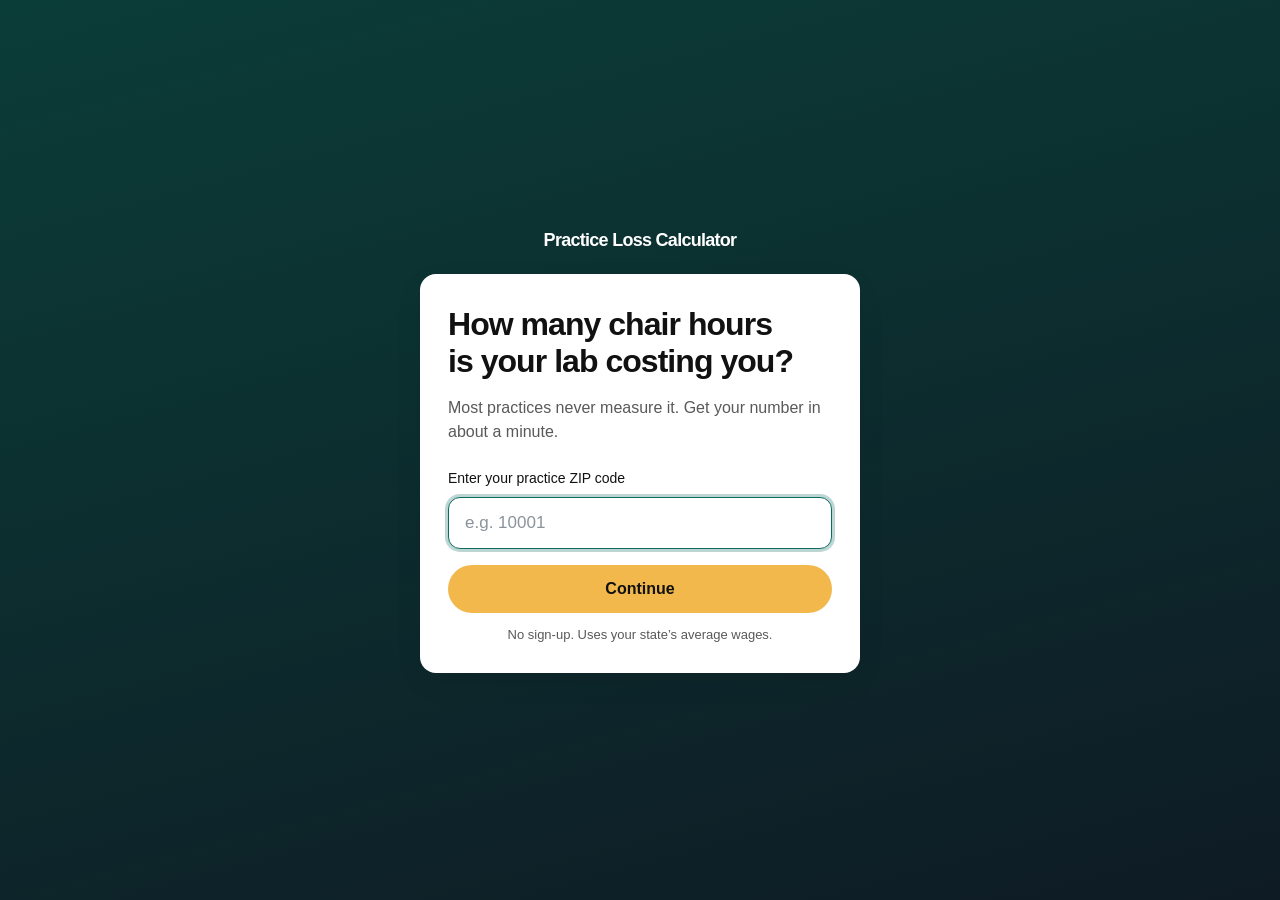
<file: index.html>
<!DOCTYPE html>
<html lang="en">
<head>
<meta charset="UTF-8">
<meta name="viewport" content="width=device-width, initial-scale=1.0">
<title>Dental Practice Production/Revenue Loss Calculator</title>
<meta name="description" content="See in a minute what lab delays, adjustments, and remakes cost your practice in dollars.">
<meta property="og:title" content="What is lab time costing your practice?">
<meta property="og:description" content="See in a minute what lab delays, adjustments, and remakes cost your practice in dollars.">
<meta property="og:type" content="website">
<meta property="og:url" content="https://kristidillon.github.io/practice-loss-calculator/">
<meta property="og:image" content="https://kristidillon.github.io/practice-loss-calculator/og.png">
<meta property="og:image:width" content="1200">
<meta property="og:image:height" content="630">
<meta name="twitter:card" content="summary_large_image">
<meta name="twitter:title" content="What is lab time costing your practice?">
<meta name="twitter:description" content="See in a minute what lab delays, adjustments, and remakes cost your practice in dollars.">
<meta name="twitter:image" content="https://kristidillon.github.io/practice-loss-calculator/og.png">
<meta name="theme-color" content="#0b3d38">
<link rel="icon" href="favicon.svg" type="image/svg+xml">
<link rel="stylesheet" href="css/styles.css">
</head>
<body>
<main class="gate">
  <a class="wordmark" href="index.html">Practice Loss Calculator</a>
  <div class="gate-card">
    <h1>How many chair hours is your lab costing you?</h1>
    <p class="lead">Most practices never measure it. Get your number in about a minute.</p>
    <form id="zipForm" action="calculator.html" method="get">
      <label for="zip">Enter your practice ZIP code</label>
      <input id="zip" class="zip-field" name="zip" type="text" inputmode="numeric" autocomplete="postal-code" maxlength="5" placeholder="e.g. 10001" aria-describedby="zipStatus" enterkeyhint="go">
      <p class="status" id="zipStatus" role="status"></p>
      <button type="submit" class="btn btn-block btn-amber">Continue</button>
      <p class="micro">No sign-up. Uses your state’s average wages.</p>
    </form>
  </div>
</main>
<script src="js/data.js" defer></script>
<script src="js/zips.js" defer></script>
<script src="js/gate.js" defer></script>
</body>
</html>
</file>
<file: css/styles.css>
:root {
  --ink: #111;
  --muted: #595959;
  --hair: #e7e7e7;
  --bg: #fff;
  --accent: #0e6b62;
  --font: -apple-system, BlinkMacSystemFont, "SF Pro Display", "SF Pro Text", "Inter", "Helvetica Neue", Helvetica, Arial, sans-serif;
  --max: 680px;
  --wide: 1040px;
  --panel: #f6f6f4;
  --ease: cubic-bezier(.22, .61, .36, 1);
}

* { box-sizing: border-box; margin: 0; padding: 0; }
html { scroll-behavior: smooth; -webkit-text-size-adjust: 100%; }
body {
  background: var(--bg);
  color: var(--ink);
  font-family: var(--font);
  font-size: 17px;
  font-weight: 400;
  line-height: 1.5;
  -webkit-font-smoothing: antialiased;
}
a { color: inherit; }
button, input, select { font: inherit; color: inherit; }
button { background: none; border: 0; cursor: pointer; }
:focus-visible { outline: 2px solid var(--accent); outline-offset: 3px; }
.skip {
  position: absolute; left: 8px; top: -40px; background: var(--ink); color: #fff; padding: 8px 12px;
}
.skip:focus { top: 8px; }

.wrap { max-width: var(--max); margin: 0 auto; padding: 0 24px; }
.wrap.wide { max-width: var(--wide); }
h1, h2, h3, strong, b, .wordmark, .big, .btn, summary, .break-row .nums b, .delta-num {
  font-weight: 600;
}
h1, h2, h3 { letter-spacing: -.03em; line-height: 1.15; text-wrap: balance; }
h1 { font-size: clamp(40px, 6vw, 56px); margin-top: 12px; }
h2 { font-size: 28px; margin-top: 8px; }
h3 { font-size: 17px; }

.nav { padding: 24px 0 8px; }
.nav-row { display: flex; justify-content: space-between; align-items: flex-start; gap: 16px; flex-wrap: wrap; }
.wage-block { text-align: right; }
.wage-block .hint { margin-top: 2px; }
.wage-line { font-size: 15px; }
.wage-line .text-btn { margin-left: 8px; }
.gate[hidden], #screen2[hidden] { display: none !important; }
.gate {
  min-height: 100vh; display: flex; flex-direction: column; align-items: center; justify-content: center;
  gap: 20px; padding: 32px 16px;
  background: linear-gradient(165deg, #0b3d38 0%, #0e1b24 100%);
}
.gate .wordmark { font-size: 18px; color: #fff; }
.micro { margin-top: 12px; color: var(--muted); font-size: 13px; text-align: center; }
.gate-card {
  width: 440px; max-width: 100%; background: #fff; border-radius: 16px;
  box-shadow: 0 10px 30px rgba(17, 17, 17, .06); padding: 32px 28px 28px;
}
.gate-card h1 { margin-top: 0; font-size: 32px; }
.gate-card .lead { margin-top: 16px; color: var(--muted); font-size: 16px; }
.gate-card .next { margin-top: 12px; }
.gate-card label { display: block; margin-top: 24px; font-size: 14px; }
.gate-card .zip-field {
  display: block; width: 100%; height: 52px; margin-top: 8px; padding: 0 16px;
  border: 1px solid #d7dee5; border-radius: 12px; background: #fff;
  font-size: 17px; line-height: normal;
}
.gate-card .zip-field::placeholder { color: #8a939c; }
.gate-card .zip-field:focus,
.gate-card .zip-field:focus-visible {
  outline: none; border-color: var(--accent);
  box-shadow: 0 0 0 3px rgba(14, 107, 98, .28);
}
.btn-block { width: 100%; margin-top: 16px; }
.page-hint { color: var(--muted); font-size: 14px; line-height: 1.45; margin: 8px auto 0; }
.step-block { display: grid; gap: 22px; }
.step-kicker { display: flex; justify-content: space-between; align-items: baseline; font-size: 13px; color: var(--muted); letter-spacing: .04em; text-transform: uppercase; }
.step-kicker span:first-child { color: var(--ink); letter-spacing: 0; text-transform: none; font-size: 15px; font-weight: 600; }
.inputs .hint { margin-top: 0; margin-bottom: 8px; }
.staff-stat { display: flex; justify-content: space-between; gap: 12px; margin-top: 8px; font-size: 15px; }
.staff-stat span { color: var(--muted); }
.pace { margin-top: 12px; font-size: 16px; line-height: 1.4; }
.screen.is-leaving, .gate.is-leaving { opacity: 0; }
.gate, #screen2 { transition: opacity .35s var(--ease); }
@media (prefers-reduced-motion: reduce) {
  .gate, #screen2 { transition: none; }
}
.wordmark { font-size: 20px; letter-spacing: -.04em; text-decoration: none; }

.hero { padding: 56px 0 8px; }
.kicker { color: var(--muted); font-size: 13px; letter-spacing: .01em; }
.subhead { margin-top: 16px; color: var(--muted); font-size: 18px; line-height: 1.5; max-width: 36em; }
.intro h1 { max-width: 12em; }
.intro .btn { margin-top: 28px; }
.facts { padding-top: 48px; padding-bottom: 8px; }
.tiles { list-style: none; display: grid; grid-template-columns: repeat(3, 1fr); gap: 32px; }
.tiles li { min-height: 132px; }
.tiles b { display: block; font-size: clamp(40px, 5vw, 52px); letter-spacing: -.04em; line-height: 1; }
.tiles span { display: block; margin-top: 12px; font-size: 15px; line-height: 1.4; max-width: 16em; }
.tiles sup, .tiles sup a { font-size: 11px; line-height: 0; color: var(--muted); text-decoration: none; }
.stand { margin-top: 40px; text-align: center; font-size: 18px; font-weight: 500; line-height: 1.4; }
@media (max-width: 720px) {
  .tiles { grid-template-columns: 1fr; gap: 28px; }
  .tiles li { min-height: 0; }
}

.btn {
  display: inline-flex; align-items: center; justify-content: center;
  min-height: 48px; padding: 0 24px; border-radius: 999px;
  background: var(--accent); color: #fff; text-decoration: none; font-size: 16px;
  transition: opacity .2s var(--ease);
}
.btn:hover { opacity: .88; }
.btn.btn-amber { background: #f2b84b; color: #111; }
.btn.btn-amber:hover { opacity: .92; }

#calculator { padding: 40px 0 16px; scroll-margin-top: 16px; }
.panel { background: var(--panel); border-radius: 18px; padding: 28px 28px 32px; }
.calc { display: grid; grid-template-columns: minmax(0, 0.9fr) minmax(0, 1.1fr); gap: 40px; align-items: start; }
.inputs { display: grid; gap: 20px; }
.stepper { display: grid; grid-template-columns: 44px 1fr 44px; align-items: center; height: 48px; border-bottom: 1px solid #cfcfca; }
.stepper input { border: 0; height: 44px; text-align: center; background: transparent; }
.step { width: 44px; height: 44px; border-radius: 22px; font-size: 20px; line-height: 1; color: var(--ink); }
.step:hover { background: rgba(0,0,0,.05); }
.substats { display: flex; gap: 24px; margin-top: 16px; min-height: 28px; }
.substats p { font-size: 15px; }
.substats span { color: var(--muted); }
.hbar { margin-top: 28px; display: grid; gap: 12px; }
.hbar-row { display: grid; grid-template-columns: 9.5rem minmax(0, 1fr) auto; gap: 12px; align-items: center; }
.hbar-row span { color: var(--muted); font-size: 13px; }
.hbar-row b { font-size: 15px; font-variant-numeric: tabular-nums; }
.track { height: 8px; background: #e4e4e0; border-radius: 99px; overflow: hidden; }
.track i { display: block; height: 100%; width: 0; background: var(--accent); border-radius: 99px; }
.hbar-row:last-child .track i { background: #f2b84b; }
.actions { display: flex; flex-wrap: wrap; gap: 8px 20px; margin-top: 20px; }
.sr { position: absolute; width: 1px; height: 1px; padding: 0; margin: -1px; overflow: hidden; clip: rect(0,0,0,0); white-space: nowrap; border: 0; }
.sticky-total { display: none; }
@media (max-width: 800px) {
  .nav-row { flex-direction: column; align-items: flex-start; }
  .wage-block { text-align: left; width: 100%; }
  .calc { grid-template-columns: 1fr; gap: 32px; }
  .panel { padding: 22px 18px 24px; }
  .hbar-row { grid-template-columns: 1fr auto; }
  .hbar-row .track { grid-column: 1 / -1; grid-row: 2; }
  body { padding-bottom: 64px; }
  .sticky-total.is-on {
    display: flex; position: fixed; left: 0; right: 0; bottom: 0; z-index: 4;
    justify-content: space-between; align-items: center; gap: 16px;
    min-height: 56px; padding: 8px 20px calc(8px + env(safe-area-inset-bottom));
    background: #0e1b24; color: #fff; border-top: 0;
  }
  .sticky-total span { color: rgba(255,255,255,.75); font-size: 13px; }
  .sticky-total b { font-size: 18px; font-variant-numeric: tabular-nums; color: #fff; }
}
.grid4 {
  display: grid;
  grid-template-columns: 1fr 1fr;
  gap: 24px 32px;
  align-items: end;
}
@media (max-width: 640px) { .grid4 { grid-template-columns: 1fr; } }
.grid4 > div { min-width: 0; }
.grid4 label, .stack label, .field label, .assume-grid label, #scenario label {
  display: block; font-size: 13px; line-height: 1.3; margin-bottom: 8px;
}
.hint, .quiet, .status { color: var(--muted); font-size: 13px; line-height: 1.5; margin-top: 8px; }
.status:empty { margin: 0; }

.combo {
  display: grid;
  grid-template-columns: 5.5rem minmax(0, 1fr);
  align-items: center;
  height: 48px;
  border-bottom: 1px solid #cfcfca;
}
.combo:focus-within { border-bottom-color: var(--ink); }
.combo input, .combo select {
  width: 100%; height: 48px; border: 0; background: transparent; padding: 0;
  min-width: 0;
}
.combo input::placeholder { color: var(--muted); }
.combo select {
  cursor: pointer;
  appearance: none;
  -webkit-appearance: none;
  padding-right: 16px;
  background: url("data:image/svg+xml;utf8,<svg xmlns='http://www.w3.org/2000/svg' width='10' height='6' viewBox='0 0 10 6'><path d='M0 0l5 6 5-6z' fill='%236b6b6b'/></svg>") no-repeat right center;
}

input[type="number"], input[type="text"], input[type="email"], select {
  width: 100%; height: 48px; border: 0; border-bottom: 1px solid var(--hair);
  border-radius: 0; background: transparent; padding: 0; font-size: 16px;
  transition: border-color .2s var(--ease);
}
.combo input, .combo select, .stepper input { border-bottom: 0; font-size: 16px; }
input:focus, select:focus { outline: none; border-bottom-color: var(--ink); }
.combo input:focus, .combo select:focus, .stepper input:focus { border-bottom-color: transparent; }
input:focus-visible, select:focus-visible, button:focus-visible, a:focus-visible {
  outline: 2px solid var(--accent); outline-offset: 3px;
}
select { cursor: pointer; }

.result { margin-top: 0; }
.lbl { font-size: 13px; color: var(--muted); letter-spacing: .04em; text-transform: uppercase; }
.big {
  margin-top: 8px; min-height: 1em; font-size: clamp(52px, 6vw, 76px); letter-spacing: -.05em;
  line-height: .95; color: var(--accent); font-variant-numeric: tabular-nums;
}
.hours { margin-top: 16px; font-size: 17px; }
.rows { margin-top: 24px; min-height: 112px; }
.break-row {
  display: grid; grid-template-columns: 1fr auto; gap: 16px;
  align-items: baseline; padding: 16px 0; border-top: 1px solid var(--hair);
}
.break-row .name { font-size: 17px; }
.break-row .nums { text-align: right; font-variant-numeric: tabular-nums; }
.break-row .nums b { font-size: 17px; }
.break-row.info { border-top: 0; padding-top: 0; }
.break-row.info .name, .break-row.info .nums b { color: var(--muted); font-size: 13px; font-weight: 400; }
.break-row.info sup { font-size: 10px; }
.break-row.info sup a { color: var(--muted); text-decoration: none; }
.gain { margin-top: 32px; }
.gain .lbl { margin-bottom: 8px; }
.gain-cols { display: grid; grid-template-columns: 1fr 1fr; gap: 24px; }
.gain-cols span { display: block; color: var(--muted); font-size: 13px; margin-bottom: 4px; }
.gain-cols b { font-size: 22px; font-variant-numeric: tabular-nums; letter-spacing: -.03em; }
.quiet { max-width: 40em; }

.finetune { margin-top: 48px; }
.finetune summary {
  cursor: pointer; list-style: none; min-height: 48px; display: flex; align-items: center;
  font-size: 17px;
}
.finetune summary::-webkit-details-marker { display: none; }
.finetune summary::after { content: ""; margin-left: 8px; border-right: 1px solid var(--ink); border-bottom: 1px solid var(--ink); width: 7px; height: 7px; transform: rotate(45deg); }
.finetune[open] summary::after { transform: rotate(-135deg); margin-top: 6px; }

section { padding: 48px 0; }
.band { background: transparent; }
.section-head { margin: 32px 0 16px; }
.lede, .section-head .lede { color: var(--muted); margin-top: 8px; font-size: 17px; }
.eyebrow { display: none; }

.field { padding: 16px 0; border-top: 1px solid var(--hair); }
.field-top { display: flex; justify-content: space-between; gap: 16px; align-items: flex-end; }
.field .sub { color: var(--muted); font-size: 13px; margin-top: 4px; }
.val { display: inline-flex; align-items: baseline; gap: 4px; font-variant-numeric: tabular-nums; }
.val input { width: 7ch; height: 44px; text-align: right; border-bottom-color: transparent; }
.val input:focus { border-bottom-color: var(--ink); }
.unit { color: var(--muted); font-size: 13px; }
input[type=range] { -webkit-appearance: none; appearance: none; width: 100%; height: 32px; background: transparent; margin-top: 8px; }
input[type=range]::-webkit-slider-runnable-track { height: 1px; background: var(--hair); }
input[type=range]::-moz-range-track { height: 1px; background: var(--hair); border: 0; }
input[type=range]::-webkit-slider-thumb { -webkit-appearance: none; width: 16px; height: 16px; border-radius: 50%; background: #fff; border: 1px solid var(--ink); margin-top: -8px; }
input[type=range]::-moz-range-thumb { width: 16px; height: 16px; border-radius: 50%; background: #fff; border: 1px solid var(--ink); }

.area-grid, .pair, .assume-grid, .compare { display: grid; gap: 24px; margin-top: 24px; }
.pair, .assume-grid { grid-template-columns: 1fr 1fr; }
@media (max-width: 640px) { .pair, .assume-grid { grid-template-columns: 1fr; } }
.stack { display: grid; gap: 16px; margin-top: 32px; }
.stack h3 { color: var(--muted); font-size: 13px; letter-spacing: .04em; text-transform: uppercase; }
.money-input { display: flex; align-items: center; gap: 4px; border-bottom: 1px solid var(--hair); height: 48px; }
.money-input span { color: var(--muted); }
.money-input input { border: 0; height: 44px; }
.chips { display: flex; flex-wrap: wrap; gap: 8px 16px; }
.text-btn, .chip { background: none; color: var(--muted); font-size: 13px; padding: 8px 0; min-height: 44px; }
.text-btn { text-decoration: underline; text-underline-offset: 3px; cursor: pointer; }
a.source-pill {
  display: inline-flex; align-items: center; margin-left: 8px; padding: 2px 8px;
  border-radius: 999px; background: #e6f3f1; color: #0e6b62; font-size: 12px;
  font-weight: 600; letter-spacing: 0; text-decoration: none; vertical-align: middle;
}
a.source-pill:hover { text-decoration: underline; }
.delta { margin-top: 32px; }
.delta-num { font-size: 28px; margin: 8px 0; font-variant-numeric: tabular-nums; }
.stats { display: grid; grid-template-columns: 1fr 1fr; gap: 16px; margin-top: 16px; }
.stat span { display: block; color: var(--muted); font-size: 13px; }

.sources { margin-top: 16px; display: grid; gap: 24px; font-size: 15px; color: #3a3a3a; }
.sources a { color: var(--ink); }
.sources ul { padding-left: 18px; display: grid; gap: 8px; }
.sources h3 { margin-bottom: 8px; }

footer { padding: 32px 0 8px; color: var(--muted); font-size: 13px; border-top: 1px solid var(--hair); }
.foot { display: flex; justify-content: space-between; gap: 16px; flex-wrap: wrap; }
.footnote { max-width: var(--max); margin: 0 auto; padding: 16px 24px 48px; font-size: 12px; line-height: 1.5; color: var(--muted); }
.footnote span { display: block; margin-top: 12px; }
.footnote a { color: var(--muted); }

input[type=number]::-webkit-outer-spin-button,
input[type=number]::-webkit-inner-spin-button { -webkit-appearance: none; margin: 0; }
input[type=number] { -moz-appearance: textfield; appearance: textfield; }

@media (prefers-reduced-motion: reduce) {
  html { scroll-behavior: auto; }
  .btn, .track i, .rise { transition: none; animation: none; }
}

.calc-page { background: #f4f7f8; }
.band-top {
  text-align: center; color: #fff;
  padding: 28px 20px 88px;
  background: linear-gradient(165deg, #0b3d38 0%, #0e1b24 100%);
}
.band-top .wordmark { display: block; color: #fff; font-size: 18px; }
.band-top .lbl { margin-top: 28px; color: rgba(255,255,255,.72); }
.band-top .big { color: #fff; font-size: clamp(64px, 10vw, 92px); }
.band-top .pace { color: rgba(255,255,255,.9); max-width: 28em; margin-left: auto; margin-right: auto; }
.band-top .substats p { background: rgba(255,255,255,.14); color: #fff; }
.band-top .substats b { color: #fff; }
.band-top .substats span { color: rgba(255,255,255,.75); }
.band-top .wage-pill { background: rgba(255,255,255,.12); color: #fff; box-shadow: none; }
.band-top .wage-pill a { color: #f2b84b; }
.band-top .staff-line { color: rgba(255,255,255,.78); }
.wage-pill {
  display: flex; width: fit-content; align-items: center; gap: 6px;
  margin: 16px auto 0; padding: 8px 16px; border-radius: 999px; background: #fff;
  box-shadow: 0 8px 24px rgba(17, 17, 17, .06); font-size: 14px;
}
.wage-pill a { color: var(--accent); text-decoration: none; font-weight: 600; }
.staff-line { margin-top: 10px; color: var(--muted); font-size: 13px; min-height: 1.4em; }
.calc-page #calculator { padding-top: 0; }
.stage.overlap { margin-top: -48px; padding-top: 0; position: relative; }
.recover { text-align: center; font-size: 16px; }
.recover { background: #f2b84b; color: #111; border-radius: 12px; padding: 12px 16px; font-weight: 600; }
.stage { max-width: 720px; margin: 0 auto; padding: 16px 20px 8px; display: grid; gap: 20px; }
.calc-page .wrap, .calc-page .wrap.wide { max-width: 720px; }
.card {
  background: #fff; border-radius: 20px; box-shadow: 0 12px 32px rgba(17, 17, 17, .06);
  padding: 32px; display: grid; gap: 18px;
}
@media (max-width: 720px) { .card { padding: 20px; } }
#result { text-align: center; }
#result .break-row, #result .hbar-row { text-align: left; }
.substats { justify-content: center; flex-wrap: wrap; }
.substats p { margin: 0; background: #f3f6f7; border-radius: 999px; padding: 8px 14px; }
.actions { justify-content: center; }
.calc-page .stepper {
  height: 52px; border-bottom: 0; gap: 8px;
  grid-template-columns: 44px minmax(0, 1fr) 44px;
}
.calc-page .step {
  width: 44px; height: 44px; border-radius: 22px; background: #e6f3f1; color: var(--accent);
}
.calc-page .step:hover { background: #d7ebe8; }
.calc-page .stepper input {
  height: 52px; font-size: 20px; font-weight: 600; border-bottom: 1px solid #e4eaee; background: transparent;
}
.calc-page .card label { display: block; font-size: 16px; font-weight: 600; letter-spacing: -.02em; margin-bottom: 8px; }
.calc-page .card h2 { text-align: center; font-size: 22px; }
@keyframes rise {
  from { opacity: 0; transform: translateY(8px); }
  to { opacity: 1; transform: none; }
}
.rise { animation: rise .5s var(--ease) both; }
.stage .rise:nth-child(2) { animation-delay: .06s; }
.stage .rise:nth-child(3) { animation-delay: .12s; }
@media (prefers-reduced-motion: no-preference) {
  .track i { transition: width .45s var(--ease); }
}
@media print {
  .nav, .sticky-total, .hero .btn, .actions, .step { display: none !important; }
  .panel { background: #fff; }
  body { padding: 0; }
  .calc { display: block; }
}
</file>
